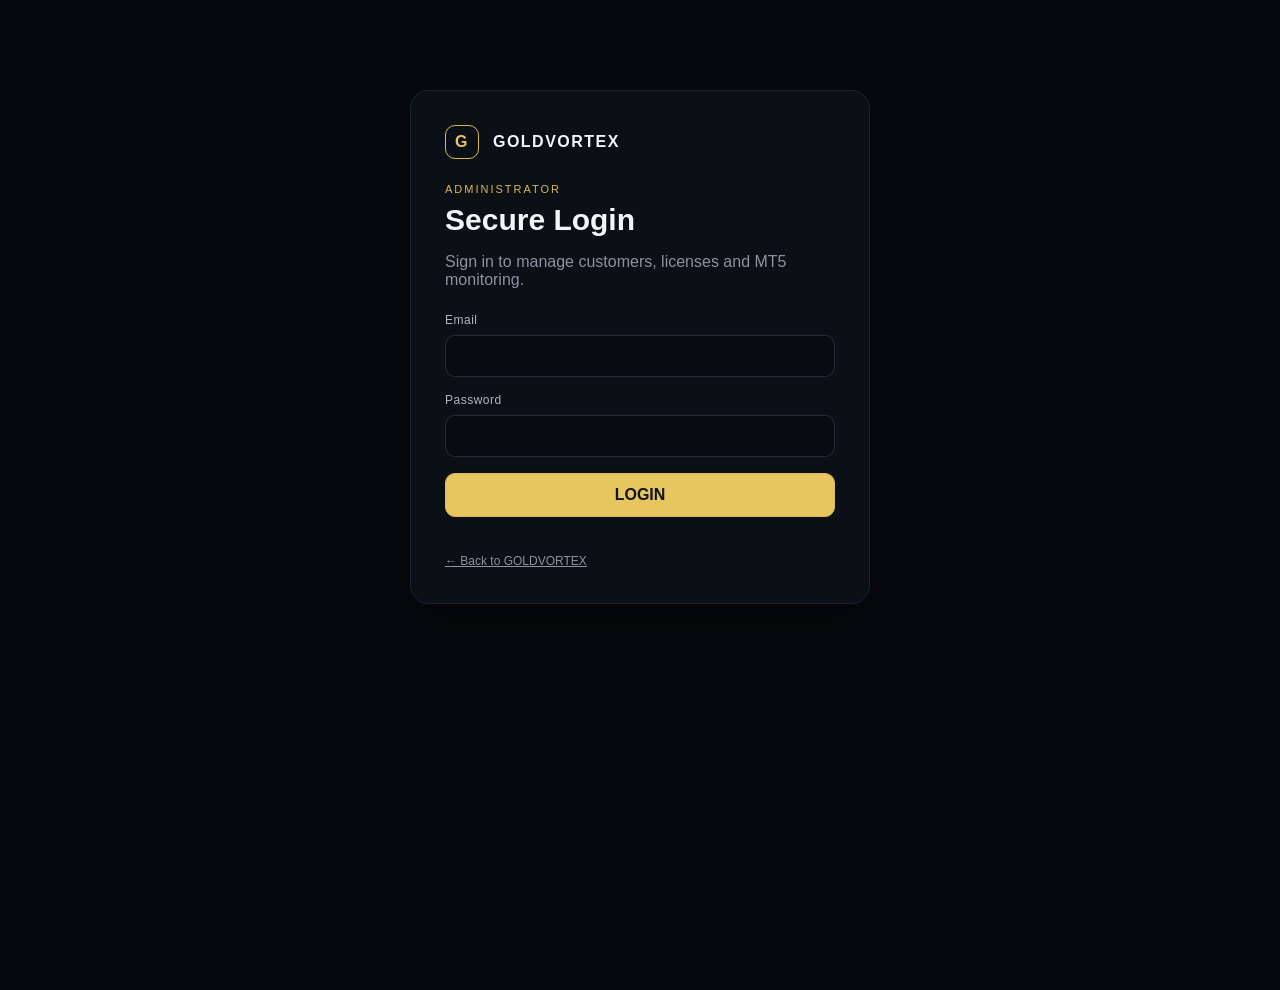
<file: admin-panel/index.html>
<!doctype html><html lang="en"><head><meta charset="utf-8"><meta name="viewport" content="width=device-width,initial-scale=1"><title>GOLDVORTEX™ Admin</title><link rel="stylesheet" href="./style.css"></head><body><div id="app"><section id="dashboardView" class="view"><header class="topbar"><div class="brand"><span>G</span> GOLDVORTEX <small>ADMIN</small></div><div class="top-actions"><span id="adminName" class="muted"></span><button id="logoutBtn" class="ghost">LOGOUT</button></div></header><main class="container"><div class="hero"><div><div class="eyebrow">ACTIVATION MANAGEMENT</div><h1>GOLDVORTEX Activations</h1><p class="muted">Customer activation, MT5 account and license information.</p></div><div class="hero-actions"><button id="refreshBtn" class="ghost">REFRESH</button></div></div><div id="stats" class="stats"></div><section class="card"><div class="section-head"><div><h2>Activation List</h2><p class="muted small">Activated customers and assigned licenses.</p></div><input id="searchBox" class="search" placeholder="Search name, email, account, license..."></div><div id="tableWrap" class="table-wrap">Loading...</div></section><section id="activationCard" class="card hidden"><div class="section-head"><div><div class="eyebrow">ACTIVATION DETAILS</div><h2 id="activationTitle">—</h2></div><button id="closeActivation" class="ghost">CLOSE</button></div><div id="activationGrid" class="detail-grid"></div></section><section class="card"><div class="section-head"><div><h2>License Management</h2><p class="muted small">Create or change license status.</p></div><button id="createLicenseBtn" class="primary">CREATE LICENSE</button></div><div id="licenseWrap" class="table-wrap">Loading...</div></section><section class="card"><div class="section-head"><div><h2>Activation Queue</h2><p class="muted small">Latest activation assignments.</p></div></div><div id="queueWrap" class="table-wrap">Loading...</div></section><section id="monitorCard" class="card hidden"><div class="section-head"><div><div class="eyebrow">MT5 MONITOR</div><h2 id="monitorTitle">—</h2><p id="monitorSubtitle" class="muted small"></p></div><button id="closeMonitor" class="ghost">CLOSE</button></div><div id="monitorGrid" class="detail-grid"></div><div id="monitorPositions" class="table-wrap"></div></section><section class="card"><div class="section-head"><div><h2>MT5 Monitor</h2><p class="muted small">Load a customer monitor by license key.</p></div></div><div class="hero-actions"><input id="monitorLicense" class="monitor-input" placeholder="GVX-XXXXXX-XXXXXXXX"><button id="loadMonitorBtn" class="primary">LOAD MONITOR</button></div></section></main></section></div><script src="./app.js"></script></body></html>
</file>
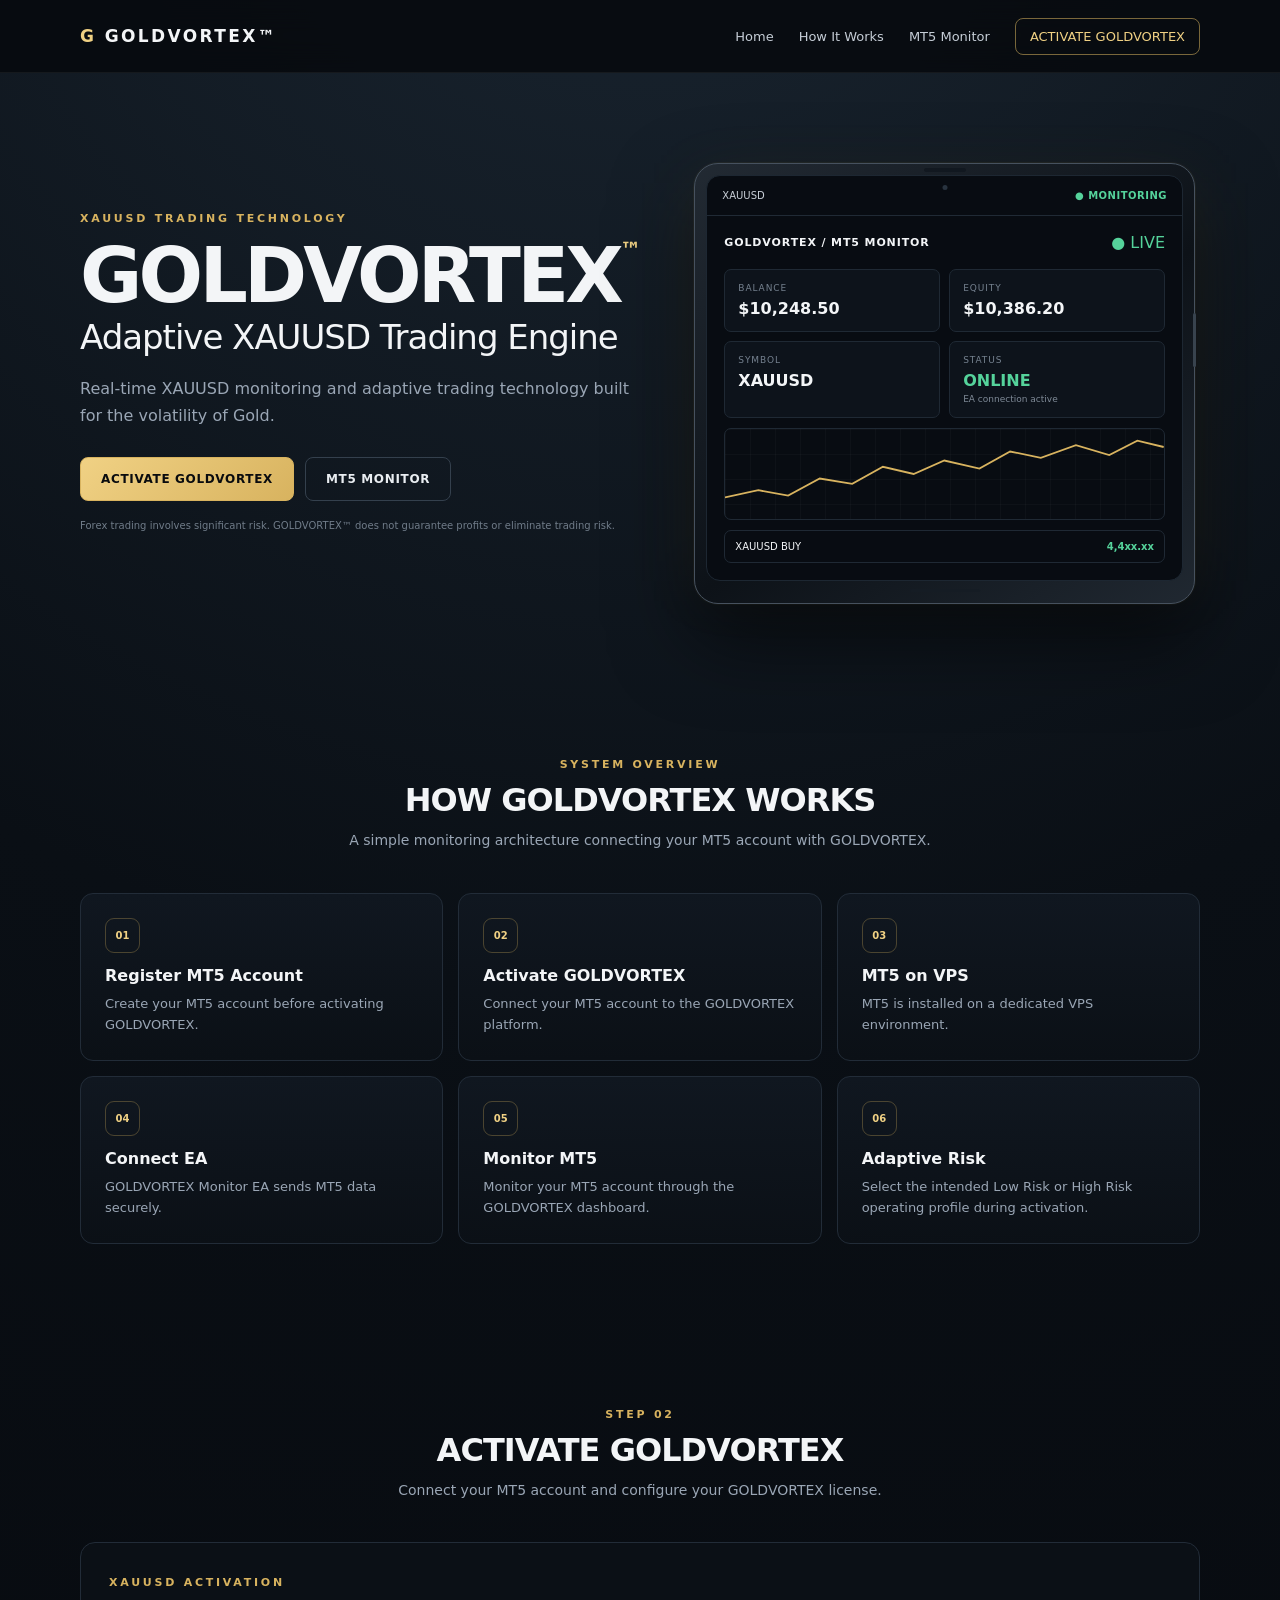
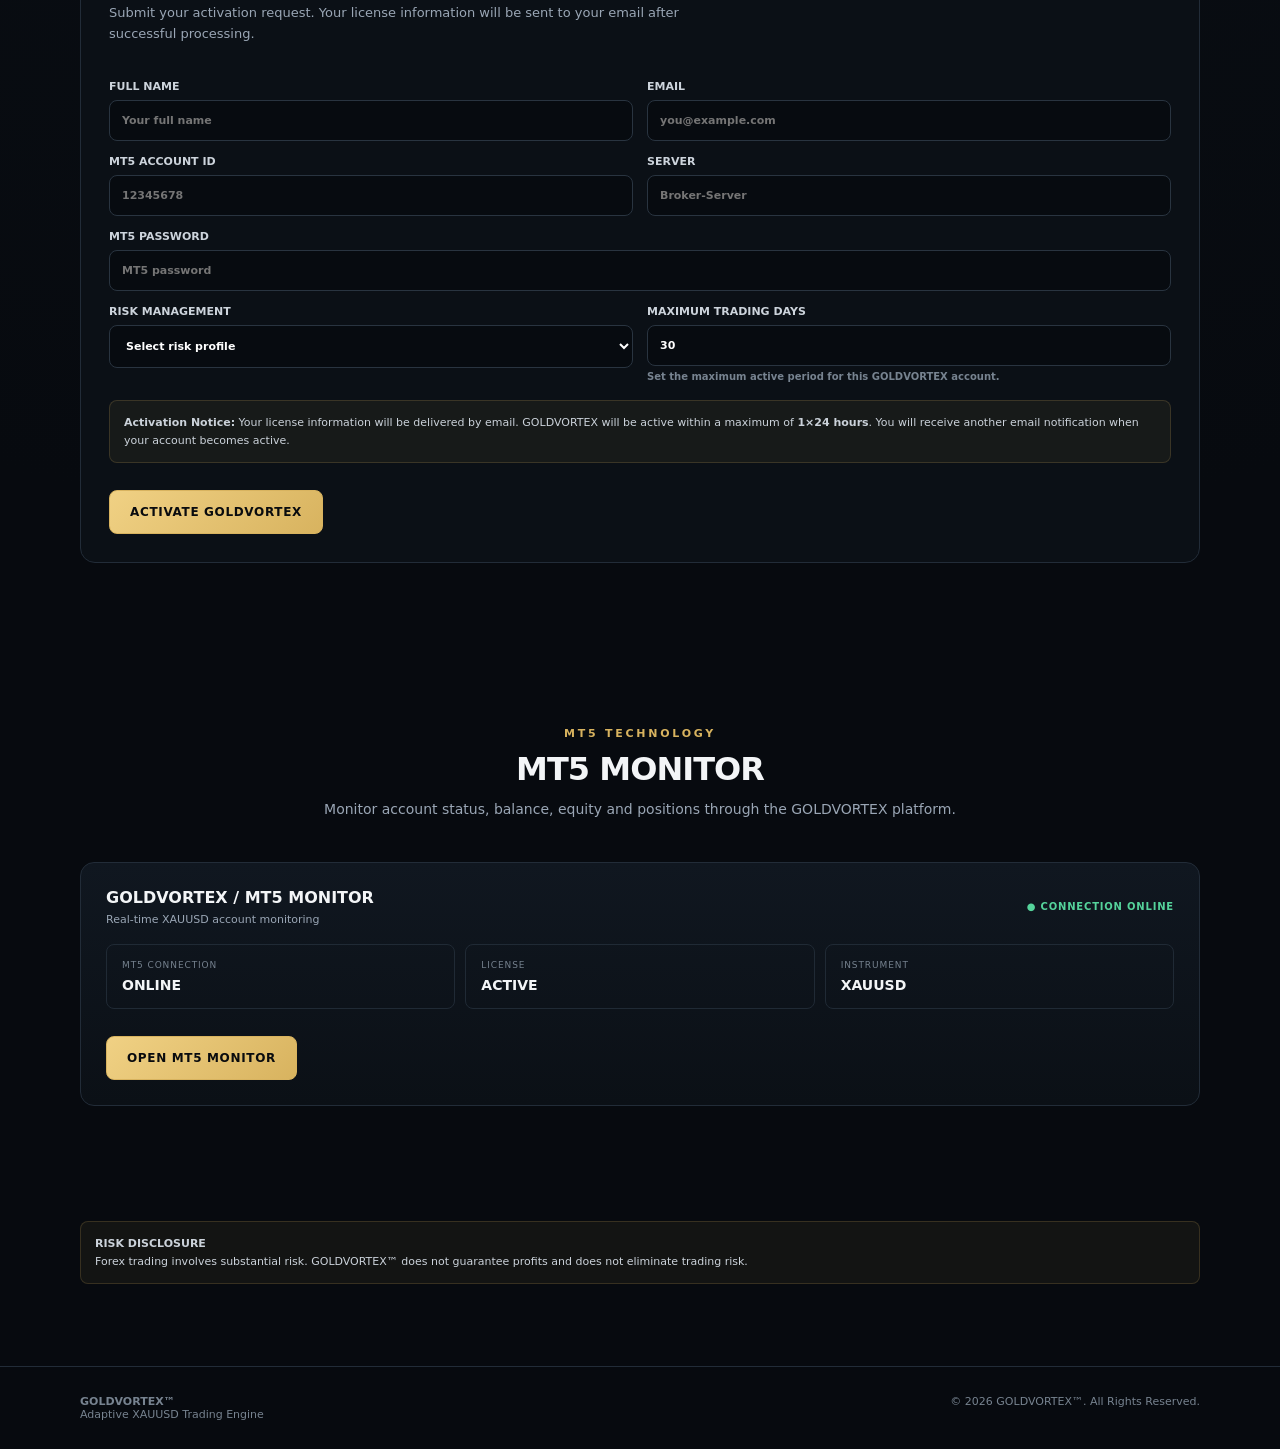
<file: frontend/index.html>
<!DOCTYPE html>
<html lang="en">
<head>
<meta charset="UTF-8">
<meta name="viewport" content="width=device-width, initial-scale=1.0">
<meta name="description" content="GOLDVORTEX™ — Adaptive XAUUSD Trading Engine. Real-time XAUUSD monitoring and adaptive trading technology built for the volatility of Gold.">
<title>GOLDVORTEX™ | Adaptive XAUUSD Trading Engine</title>
<style>
:root{
  --bg:#070a0f;
  --panel:#0c1118;
  --panel2:#101720;
  --line:#222c38;
  --text:#f3f5f7;
  --muted:#9aa6b5;
  --gold:#d8b35f;
  --gold2:#f0d184;
  --green:#55d39b;
  --red:#e87979;
}
*{box-sizing:border-box}
html{scroll-behavior:smooth}
body{
  margin:0;background:
  radial-gradient(circle at 50% -10%,#1b2733 0,#0a0f15 38%,#070a0f 72%);
  color:var(--text);
  font-family:Inter,system-ui,-apple-system,BlinkMacSystemFont,"Segoe UI",sans-serif;
}
a{text-decoration:none;color:inherit}
button,input,select{font:inherit}
button{cursor:pointer}
.container{width:min(1120px,92%);margin:auto}

/* NAV */
header{
  position:sticky;top:0;z-index:20;
  background:rgba(7,10,15,.90);
  backdrop-filter:blur(15px);
  border-bottom:1px solid rgba(255,255,255,.055)
}
.nav{height:72px;display:flex;align-items:center;justify-content:space-between}
.logo{font-weight:850;letter-spacing:.14em;font-size:17px}
.logo-mark{color:var(--gold2)}
.navlinks{display:flex;align-items:center;gap:25px}
.navlinks a{font-size:13px;color:#c6ced7}
.navlinks a:hover{color:#fff}
.nav-cta{
  padding:10px 14px;border:1px solid rgba(216,179,95,.55);
  border-radius:8px;color:var(--gold2)!important
}

/* HERO — preserves the live site's laptop/monitor concept */
.hero{padding:78px 0 72px}
.hero-grid{
  display:grid;grid-template-columns:1fr 1fr;gap:48px;align-items:center
}
.eyebrow{font-size:11px;letter-spacing:.25em;color:var(--gold);font-weight:800}
.hero h1{
  margin:15px 0 4px;font-size:clamp(48px,6vw,76px);
  line-height:.96;letter-spacing:-.05em
}
.hero h1 sup{font-size:.28em;vertical-align:top;color:var(--gold2);letter-spacing:0}
.hero h2{
  margin:0 0 18px;font-size:clamp(24px,3vw,34px);
  font-weight:500;letter-spacing:-.03em
}
.hero p{color:var(--muted);font-size:16px;line-height:1.7;max-width:590px}
.actions{display:flex;gap:11px;flex-wrap:wrap;margin-top:27px}
.btn{
  border-radius:8px;padding:14px 20px;font-size:12px;font-weight:850;
  letter-spacing:.055em;transition:.18s;border:1px solid transparent
}
.btn:hover{transform:translateY(-1px)}
.primary{
  background:linear-gradient(135deg,var(--gold2),var(--gold));color:#090b0e;
  border-color:var(--gold)
}
.secondary{background:transparent;color:#e9edf1;border-color:#34404d}
.disclosure{font-size:10px!important;line-height:1.5!important;margin-top:17px;color:#707c89!important}

/* TABLET / IPAD-STYLE HERO DEVICE */
.tablet-wrap{position:relative;padding:12px 5px 0}
.tablet-glow{
  position:absolute;inset:7% 2% 5%;filter:blur(30px);
  background:rgba(216,179,95,.11);pointer-events:none
}
.tablet{
  position:relative;width:100%;max-width:590px;margin:auto;
  padding:11px;border:1px solid #46515e;border-radius:24px;
  background:linear-gradient(145deg,#222a33,#0d1218 55%,#202831);
  box-shadow:0 34px 80px rgba(0,0,0,.58),0 0 0 1px rgba(216,179,95,.06);
}
.tablet::before{
  content:"";position:absolute;left:50%;top:4px;transform:translateX(-50%);
  width:42px;height:4px;border-radius:5px;background:#111820;opacity:.9
}
.tablet-screen{
  position:relative;border:1px solid #1d2732;border-radius:14px;
  background:#080c12;overflow:hidden;min-height:350px
}
.tablet-camera{
  position:absolute;left:50%;top:9px;transform:translateX(-50%);
  width:5px;height:5px;border-radius:50%;background:#28333f;z-index:3
}
.screen-top{
  height:40px;border-bottom:1px solid #202a35;
  display:flex;align-items:center;justify-content:space-between;padding:0 15px;
  color:#c9d0d8;font-size:10px
}
.live{color:var(--green);font-weight:800;letter-spacing:.05em}
.screen-body{padding:17px}
.screen-brand{display:flex;justify-content:space-between;align-items:center;margin-bottom:17px}
.screen-brand strong{font-size:11px;letter-spacing:.08em}
.dot{color:var(--green)}
.metrics{display:grid;grid-template-columns:1fr 1fr;gap:9px}
.metric{
  border:1px solid #1f2934;background:#0d131b;border-radius:7px;padding:13px
}
.metric span{display:block;color:#75818f;font-size:9px;letter-spacing:.1em}
.metric strong{display:block;margin-top:6px;font-size:16px}
.metric small{display:block;color:#7f8a97;margin-top:4px;font-size:9px}
.chart{
  margin-top:10px;height:92px;border:1px solid #1f2934;border-radius:7px;
  position:relative;overflow:hidden;background:
  linear-gradient(rgba(255,255,255,.025) 1px,transparent 1px),
  linear-gradient(90deg,rgba(255,255,255,.025) 1px,transparent 1px);
  background-size:25px 25px
}
.chart svg{position:absolute;inset:0;width:100%;height:100%}
.trade-row{
  margin-top:10px;border:1px solid #1f2934;border-radius:7px;
  padding:10px;display:flex;justify-content:space-between;font-size:10px
}
.buy{color:var(--green);font-weight:800}
.tablet-side{
  position:absolute;right:-2px;top:34%;width:3px;height:54px;
  border-radius:3px;background:#38434e
}
.tablet-bottom{
  height:3px;width:70px;margin:8px auto 0;border-radius:4px;background:#151c24
}
/* SECTIONS */
.section{padding:82px 0}
.section-title{text-align:center}
.section-title .eyebrow{display:block}
.section h2{font-size:32px;letter-spacing:-.03em;margin:10px 0}
.lead{max-width:660px;margin:0 auto 40px;text-align:center;color:var(--muted);line-height:1.7;font-size:14px}
.grid{display:grid;grid-template-columns:repeat(3,1fr);gap:15px}
.card{
  padding:24px;border-radius:13px;background:linear-gradient(180deg,#101720,#0b1016);
  border:1px solid var(--line)
}
.num{
  width:35px;height:35px;border-radius:9px;border:1px solid rgba(216,179,95,.3);
  display:grid;place-items:center;color:var(--gold2);font-size:10px;font-weight:800
}
.card h3{font-size:16px;margin:13px 0 8px}
.card p{color:var(--muted);font-size:13px;line-height:1.65;margin:0}

/* ACTIVATION */
.activation-shell{
  border:1px solid var(--line);border-radius:15px;background:#0b1016;
  padding:28px
}
.activation-top{display:flex;justify-content:space-between;gap:25px;align-items:flex-end}
.activation-top p{color:var(--muted);font-size:13px;line-height:1.6;max-width:620px}
.form-grid{display:grid;grid-template-columns:1fr 1fr;gap:14px;margin-top:22px}
label{font-size:11px;font-weight:800;color:#cdd4dc}
input,select{
  width:100%;margin-top:7px;padding:13px 12px;
  border-radius:8px;border:1px solid #293440;background:#070b10;color:#fff;outline:none
}
input:focus,select:focus{border-color:var(--gold);box-shadow:0 0 0 2px rgba(216,179,95,.08)}
.full{grid-column:1/-1}
.help{color:#778390;font-size:10px;margin-top:5px}
.notice{
  margin-top:18px;padding:13px 14px;border-radius:8px;
  background:rgba(216,179,95,.06);border:1px solid rgba(216,179,95,.18);
  color:#cbd2da;font-size:11px;line-height:1.6
}
.status{display:none;margin-top:15px;padding:12px;border-radius:8px;font-size:12px}
.status.show{display:block}
.status.err{color:#f0aaaa;background:rgba(232,121,121,.08);border:1px solid rgba(232,121,121,.22)}
.status.ok{color:#a2e8c4;background:rgba(85,211,155,.08);border:1px solid rgba(85,211,155,.22)}
.result{display:none;margin-top:20px}
.result.show{display:block}
.license{
  margin-top:8px;padding:14px;border:1px dashed rgba(216,179,95,.4);
  border-radius:8px;background:#070b10;color:var(--gold2);
  font:600 17px ui-monospace,SFMono-Regular,Menlo,monospace
}

/* MONITOR */
.monitor-card{
  border:1px solid var(--line);border-radius:14px;padding:25px;
  background:linear-gradient(180deg,#101720,#0b1016)
}
.monitor-head{display:flex;justify-content:space-between;align-items:center;gap:20px}
.status-online{color:var(--green);font-size:10px;font-weight:800;letter-spacing:.08em}
.monitor-grid{display:grid;grid-template-columns:repeat(3,1fr);gap:10px;margin-top:18px}
.monitor-item{padding:15px;border:1px solid #202a35;border-radius:8px}
.monitor-item span{display:block;color:#75818e;font-size:9px;letter-spacing:.1em}
.monitor-item strong{display:block;margin-top:7px;font-size:14px}
footer{border-top:1px solid var(--line);padding:28px 0;color:#778390;font-size:11px}
.footer-row{display:flex;justify-content:space-between;gap:20px}

@media(max-width:820px){
  .navlinks a:not(.nav-cta){display:none}
  .hero-grid{grid-template-columns:1fr;gap:45px}
  .hero{padding-top:58px}
  .grid{grid-template-columns:1fr}
  .form-grid{grid-template-columns:1fr}
  .full{grid-column:auto}
  .activation-top{display:block}
  .monitor-grid{grid-template-columns:1fr 1fr}
}
@media(max-width:520px){
  .monitor-grid{grid-template-columns:1fr}
  .tablet{border-radius:18px;padding:8px}
  .tablet-screen{min-height:300px;border-radius:11px}
  .hero h1{font-size:52px}
}
</style>
</head>
<body>

<header>
  <div class="container nav">
    <a href="#" class="logo"><span class="logo-mark">G</span> GOLDVORTEX™</a>
    <nav class="navlinks">
      <a href="#home">Home</a>
      <a href="#how">How It Works</a>
      <a href="#monitor">MT5 Monitor</a>
      <a href="#activate" class="nav-cta">ACTIVATE GOLDVORTEX</a>
    </nav>
  </div>
</header>

<main>
<section class="hero" id="home">
  <div class="container hero-grid">
    <div>
      <div class="eyebrow">XAUUSD TRADING TECHNOLOGY</div>
      <h1>GOLDVORTEX<sup>™</sup></h1>
      <h2>Adaptive XAUUSD Trading Engine</h2>
      <p>Real-time XAUUSD monitoring and adaptive trading technology built for the volatility of Gold.</p>
      <div class="actions">
        <a class="btn primary" href="#activate">ACTIVATE GOLDVORTEX</a>
        <a class="btn secondary" href="#monitor">MT5 MONITOR</a>
      </div>
      <p class="disclosure">Forex trading involves significant risk. GOLDVORTEX™ does not guarantee profits or eliminate trading risk.</p>
    </div>

    <div class="tablet-wrap" aria-label="GOLDVORTEX MT5 Monitor tablet preview">
      <div class="tablet-glow"></div>
      <div class="tablet">
        <div class="tablet-side"></div>
        <div class="tablet-screen">
          <div class="tablet-camera"></div>
          <div class="screen-top">
            <span>XAUUSD</span>
            <span class="live">● MONITORING</span>
          </div>
          <div class="screen-body">
            <div class="screen-brand">
              <strong>GOLDVORTEX / MT5 MONITOR</strong>
              <span class="dot">● LIVE</span>
            </div>
            <div class="metrics">
              <div class="metric"><span>BALANCE</span><strong>$10,248.50</strong></div>
              <div class="metric"><span>EQUITY</span><strong>$10,386.20</strong></div>
              <div class="metric"><span>SYMBOL</span><strong>XAUUSD</strong></div>
              <div class="metric"><span>STATUS</span><strong class="buy">ONLINE</strong><small>EA connection active</small></div>
            </div>
            <div class="chart">
              <svg viewBox="0 0 500 100" preserveAspectRatio="none" aria-hidden="true">
                <polyline points="0,76 38,68 72,74 108,55 145,61 180,42 215,50 250,35 290,44 325,25 360,32 400,18 438,29 470,13 500,20" fill="none" stroke="#d8b35f" stroke-width="2"/>
              </svg>
            </div>
            <div class="trade-row">
              <span>XAUUSD BUY</span>
              <span class="buy">4,4xx.xx</span>
            </div>
          </div>
        </div>
        <div class="tablet-bottom"></div>
      </div>
    </div>    </div>
  </div>
</section>

<section class="section" id="how">
  <div class="container">
    <div class="section-title">
      <span class="eyebrow">SYSTEM OVERVIEW</span>
      <h2>HOW GOLDVORTEX WORKS</h2>
      <p class="lead">A simple monitoring architecture connecting your MT5 account with GOLDVORTEX.</p>
    </div>
    <div class="grid">
      <article class="card"><div class="num">01</div><h3>Register MT5 Account</h3><p>Create your MT5 account before activating GOLDVORTEX.</p></article>
      <article class="card"><div class="num">02</div><h3>Activate GOLDVORTEX</h3><p>Connect your MT5 account to the GOLDVORTEX platform.</p></article>
      <article class="card"><div class="num">03</div><h3>MT5 on VPS</h3><p>MT5 is installed on a dedicated VPS environment.</p></article>
      <article class="card"><div class="num">04</div><h3>Connect EA</h3><p>GOLDVORTEX Monitor EA sends MT5 data securely.</p></article>
      <article class="card"><div class="num">05</div><h3>Monitor MT5</h3><p>Monitor your MT5 account through the GOLDVORTEX dashboard.</p></article>
      <article class="card"><div class="num">06</div><h3>Adaptive Risk</h3><p>Select the intended Low Risk or High Risk operating profile during activation.</p></article>
    </div>
  </div>
</section>

<section class="section" id="activate">
  <div class="container">
    <div class="section-title">
      <span class="eyebrow">STEP 02</span>
      <h2>ACTIVATE GOLDVORTEX</h2>
      <p class="lead">Connect your MT5 account and configure your GOLDVORTEX license.</p>
    </div>

    <div class="activation-shell">
      <div class="activation-top">
        <div>
          <span class="eyebrow">XAUUSD ACTIVATION</span>
          <p>Submit your activation request. Your license information will be sent to your email after successful processing.</p>
        </div>
      </div>

      <form id="activationForm">
        <div class="form-grid">
          <label>FULL NAME
            <input id="name" name="name" placeholder="Your full name" required>
          </label>
          <label>EMAIL
            <input id="email" name="email" type="email" placeholder="you@example.com" required>
          </label>
          <label>MT5 ACCOUNT ID
            <input id="mt5_account" name="mt5_account" placeholder="12345678" required>
          </label>
          <label>SERVER
            <input id="broker" name="broker" placeholder="Broker-Server" required>
          </label>
          <label class="full">MT5 PASSWORD
            <input id="mt5_password" name="mt5_password" type="password" placeholder="MT5 password" required>
          </label>
          <label>RISK MANAGEMENT
            <select id="risk_management" name="risk_management" required>
              <option value="">Select risk profile</option>
              <option value="LOW RISK">LOW RISK</option>
              <option value="HIGH RISK">HIGH RISK</option>
            </select>
          </label>
          <label>MAXIMUM TRADING DAYS
            <input id="trading_days" name="trading_days" type="number" min="1" max="3650" value="30" required>
            <div class="help">Set the maximum active period for this GOLDVORTEX account.</div>
          </label>
        </div>

        <div class="notice">
          <strong>Activation Notice:</strong> Your license information will be delivered by email.
          GOLDVORTEX will be active within a maximum of <strong>1×24 hours</strong>.
          You will receive another email notification when your account becomes active.
        </div>

        <div class="actions">
          <button class="btn primary" type="submit" id="submitActivation">ACTIVATE GOLDVORTEX</button>
        </div>
        <div id="activationStatus" class="status"></div>
      </form>

      <div id="activationResult" class="result">
        <div class="notice">
          <strong>Activation Request Received</strong><br>
          Your request has been received successfully. Please check your email for your GOLDVORTEX license.
        </div>
        <div class="help">LICENSE KEY</div>
        <div class="license" id="licenseKey">Check your email</div>
        <div class="actions" style="margin-top:14px"><a class="btn primary" href="customer_login.html">OPEN CUSTOMER LOGIN</a></div>
      </div>
    </div>
  </div>
</section>

<section class="section" id="monitor">
  <div class="container">
    <div class="section-title">
      <span class="eyebrow">MT5 TECHNOLOGY</span>
      <h2>MT5 MONITOR</h2>
      <p class="lead">Monitor account status, balance, equity and positions through the GOLDVORTEX platform.</p>
    </div>
    <div class="monitor-card">
      <div class="monitor-head">
        <div>
          <strong>GOLDVORTEX / MT5 MONITOR</strong>
          <div style="color:var(--muted);font-size:11px;margin-top:6px">Real-time XAUUSD account monitoring</div>
        </div>
        <span class="status-online">● CONNECTION ONLINE</span>
      </div>
      <div class="monitor-grid">
        <div class="monitor-item"><span>MT5 CONNECTION</span><strong>ONLINE</strong></div>
        <div class="monitor-item"><span>LICENSE</span><strong>ACTIVE</strong></div>
        <div class="monitor-item"><span>INSTRUMENT</span><strong>XAUUSD</strong></div>
      </div>
      <div class="actions">
        <a class="btn primary" href="customer_login.html">OPEN MT5 MONITOR</a>
      </div>
    </div>
  </div>
</section>

<section class="section" style="padding-top:15px">
  <div class="container">
    <div class="notice">
      <strong>RISK DISCLOSURE</strong><br>
      Forex trading involves substantial risk. GOLDVORTEX™ does not guarantee profits and does not eliminate trading risk.
    </div>
  </div>
</section>
</main>

<footer>
  <div class="container footer-row">
    <div><strong>GOLDVORTEX™</strong><br>Adaptive XAUUSD Trading Engine</div>
    <div>© 2026 GOLDVORTEX™. All Rights Reserved.</div>
  </div>
</footer>

<script>
const API_BASE="/api";
const form=document.getElementById("activationForm");
const statusBox=document.getElementById("activationStatus");
const resultBox=document.getElementById("activationResult");
const submitButton=document.getElementById("submitActivation");

function setStatus(message,type){
  statusBox.textContent=message;
  statusBox.className="status show "+type;
}

function errorMessage(code){
  const map={
    FULL_NAME_REQUIRED:"Please enter your full name.",
    EMAIL_REQUIRED:"Please enter your email address.",
    MT5_ACCOUNT_REQUIRED:"Please enter your MT5 account ID.",
    BROKER_REQUIRED:"Please enter your broker/server.",
    MT5_PASSWORD_REQUIRED:"Please enter your MT5 password.",
    INVALID_TRADING_DAYS:"Trading days must be between 1 and 3650.",
    MT5_ACCOUNT_ALREADY_REGISTERED:"This MT5 account is already registered.",
    MT5_ACCOUNT_LICENSE_EXPIRED:"The existing license for this MT5 account has expired.",
    BROKER_MISMATCH:"The broker/server does not match the license configuration.",
    LICENSE_EXPIRED:"This license has expired.",
    LICENSE_NOT_ACTIVE:"This license is not active."
  };
  return map[code]||code||"Activation could not be completed. Please try again.";
}

form.addEventListener("submit",async(e)=>{
  e.preventDefault();
  statusBox.className="status";
  submitButton.disabled=true;
  submitButton.textContent="PROCESSING...";

  const payload={
    name:document.getElementById("name").value.trim(),
    email:document.getElementById("email").value.trim().toLowerCase(),
    mt5_account:document.getElementById("mt5_account").value.trim(),
    broker:document.getElementById("broker").value.trim(),
    mt5_password:document.getElementById("mt5_password").value,
    trading_days:Number(document.getElementById("trading_days").value),
    risk_management:document.getElementById("risk_management").value
  };

  try{
    const response=await fetch(API_BASE+"/activate-account",{
      method:"POST",
      headers:{"Content-Type":"application/json"},
      body:JSON.stringify(payload)
    });
    const data=await response.json().catch(()=>({}));

    if(!response.ok || !data.success){
      throw new Error(errorMessage(data.error));
    }

    form.style.display="none";
    resultBox.classList.add("show");
    document.getElementById("licenseKey").textContent=
      data.license && data.license.license_key
      ? data.license.license_key
      : "Check your email";
    resultBox.scrollIntoView({behavior:"smooth",block:"center"});
  }catch(err){
    setStatus(err.message||"Activation failed.","err");
  }finally{
    submitButton.disabled=false;
    submitButton.textContent="ACTIVATE GOLDVORTEX";
  }
});
</script>
</body>
</html>
</file>
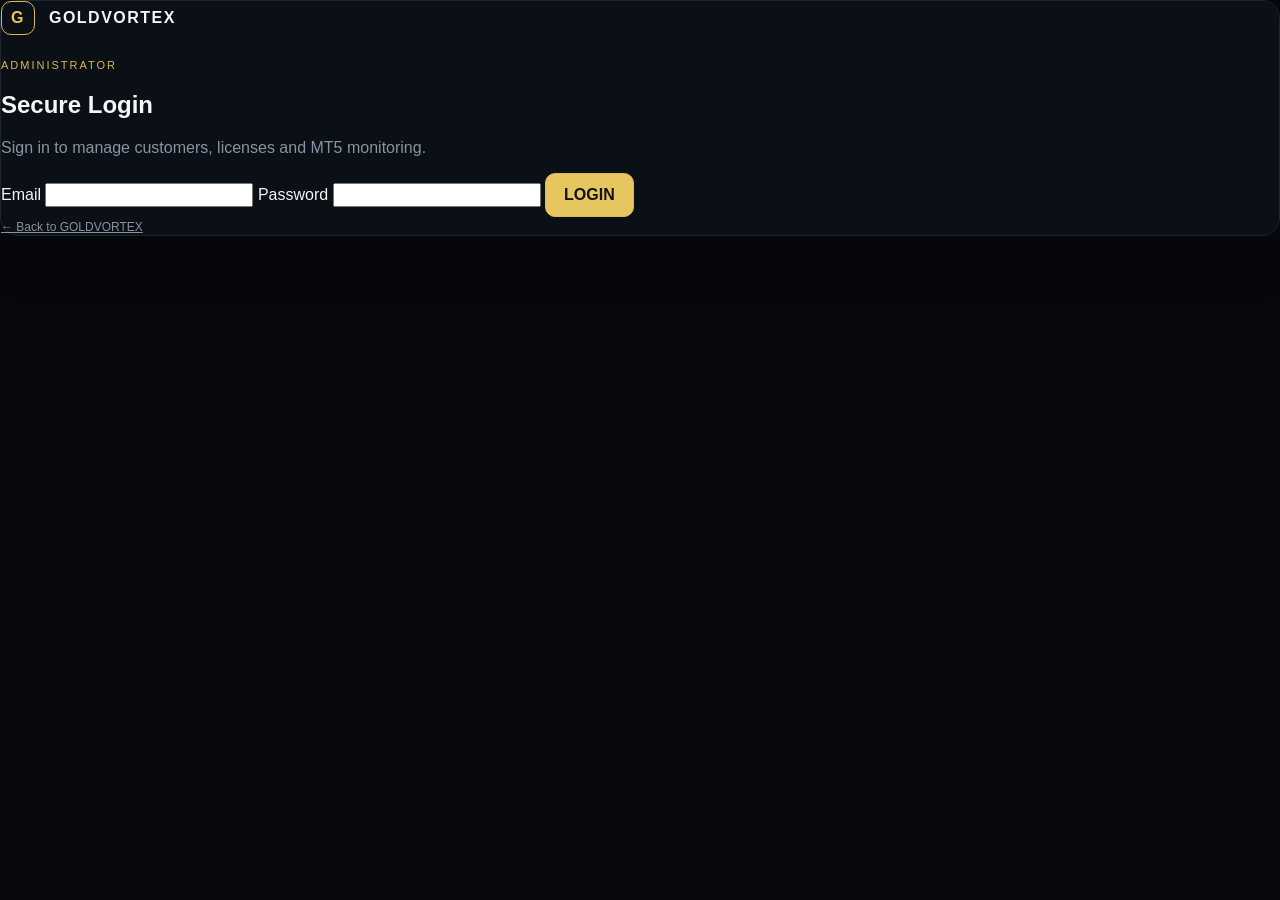
<file: frontend/admin-panel/index.html>
<!doctype html>
<html lang="en"><head><meta charset="utf-8"><meta name="viewport" content="width=device-width,initial-scale=1"><title>GOLDVORTEX™ Admin</title><link rel="stylesheet" href="./style.css"></head>
<body><section class="view"><header class="topbar"><div class="brand"><span>G</span> GOLDVORTEX <small>ADMIN</small></div><div class="top-actions"><span id="adminName" class="muted"></span><button id="logoutBtn" class="ghost">LOGOUT</button></div></header><main class="container">
<div class="hero"><div><div class="eyebrow">ACTIVATION MANAGEMENT</div><h1>GOLDVORTEX Activations</h1><p class="muted">Customer activation, MT5 account and license information.</p></div><button id="refreshBtn" class="ghost">REFRESH</button></div>
<div id="stats" class="stats"></div>
<section class="card"><div class="section-head"><div><h2>Activation List</h2><p class="muted small">Activated customers and assigned licenses.</p></div><input id="searchBox" class="search" placeholder="Search name, email, account, license..."></div><div id="tableWrap" class="table-wrap">Loading...</div></section>
<section id="detailCard" class="card hidden"><div class="section-head"><div><div class="eyebrow">ACTIVATION DETAILS</div><h2 id="detailTitle">—</h2></div><button id="closeDetail" class="ghost">CLOSE</button></div><div id="detailGrid" class="detail-grid"></div><div class="credential-card"><div class="credential-head"><div><div class="eyebrow credential-eyebrow">MT5 CREDENTIAL</div><h3>MT5 Password</h3></div><span class="credential-state">HIDDEN</span></div><div class="credential-row"><div id="passwordMask" class="password-value">••••••••••••</div><div class="credential-actions"><button id="revealPasswordBtn" class="viewbtn" disabled>REVEAL</button><button id="copyPasswordBtn" class="viewbtn" disabled>COPY</button></div></div><div id="credentialMessage" class="small muted">Password is hidden by default. Secure Admin credential retrieval will be connected separately.</div></div></section>
<section class="card"><div class="section-head"><div><h2>License Management</h2><p class="muted small">Create or change license status.</p></div><button id="createLicenseBtn" class="primary">CREATE LICENSE</button></div><div id="licenseWrap" class="table-wrap">Loading...</div></section>
<section class="card"><div class="section-head"><div><h2>Activation Queue</h2><p class="muted small">Latest activation assignments.</p></div></div><div id="queueWrap" class="table-wrap">Loading...</div></section>
</main></section><script src="./app.js"></script></body></html>
</file>
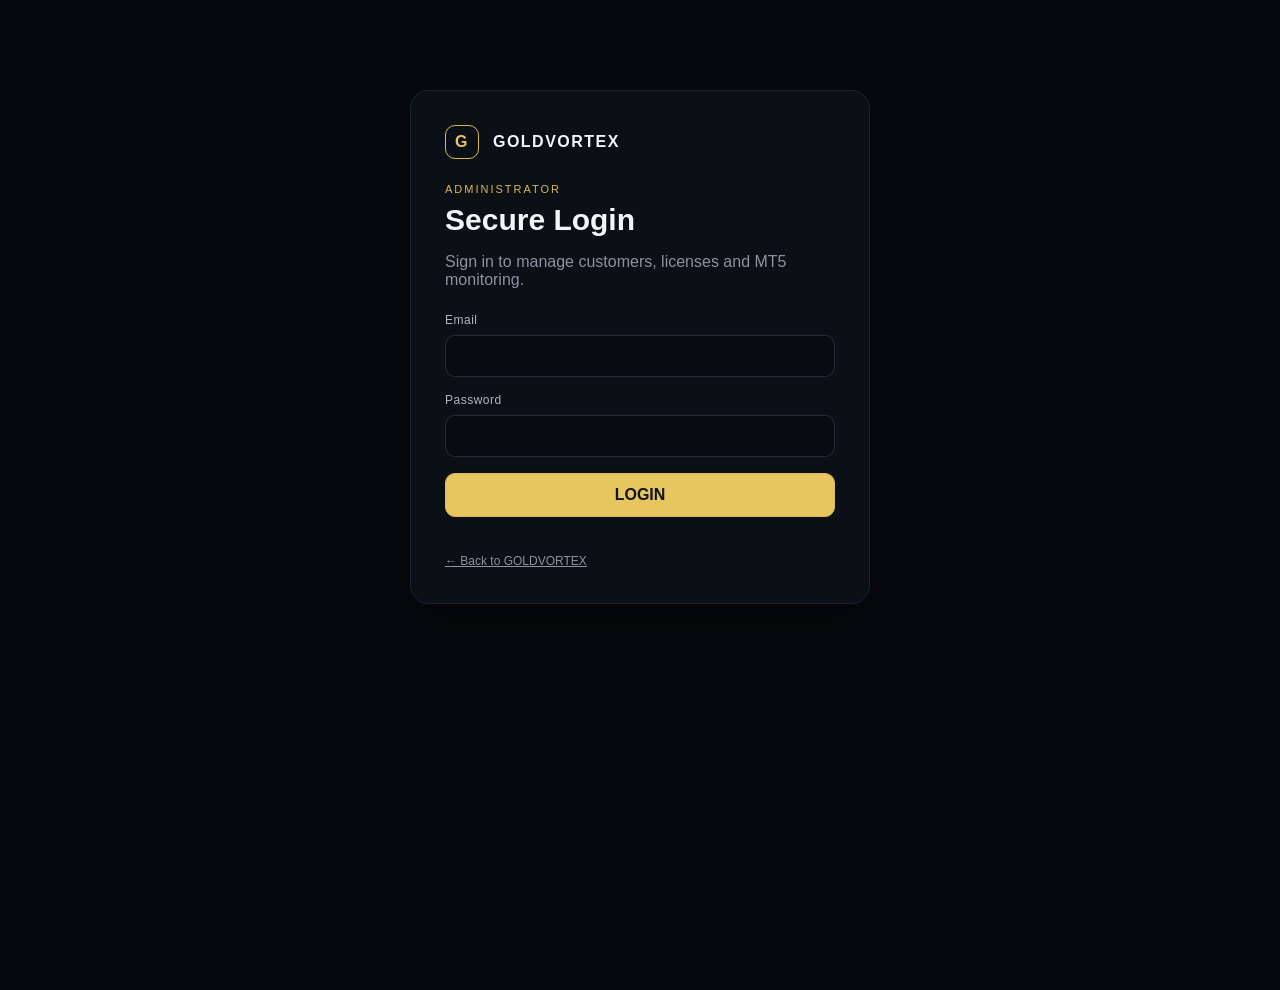
<file: admin-panel/login.html>
<!doctype html>
<html lang="en">
<head>
<meta charset="utf-8"><meta name="viewport" content="width=device-width,initial-scale=1">
<title>GOLDVORTEX™ Admin Login</title><link rel="stylesheet" href="./style.css">
</head>
<body>
<section class="view"><div class="card login-card">
<div class="brand"><span>G</span> GOLDVORTEX</div>
<div class="eyebrow">ADMINISTRATOR</div>
<h1>Secure Login</h1>
<p class="muted">Sign in to manage customers, licenses and MT5 monitoring.</p>
<form id="loginForm">
<label>Email<input id="email" type="email" required autocomplete="username"></label>
<label>Password<input id="password" type="password" required autocomplete="current-password"></label>
<button class="primary" type="submit">LOGIN</button>
<div id="msg" class="msg"></div>
</form>
<a href="../index.html" class="muted small">← Back to GOLDVORTEX</a>
</div></section>
<script>
const form=document.getElementById('loginForm'),emailInput=document.getElementById('email'),passwordInput=document.getElementById('password'),msg=document.getElementById('msg');
form.addEventListener('submit',async e=>{
  e.preventDefault();
  const b=e.submitter;b.disabled=true;b.textContent='SIGNING IN...';msg.textContent='';msg.className='msg';
  try{
    const r=await fetch('/api/login',{method:'POST',headers:{'Content-Type':'application/json','Accept':'application/json'},body:JSON.stringify({email:emailInput.value.trim().toLowerCase(),password:passwordInput.value}),cache:'no-store'});
    const raw=await r.text();let d=null;try{d=raw?JSON.parse(raw):null}catch(_){}
    if(!d)throw new Error(r.ok?'API returned an empty or invalid response.':`API_ERROR_${r.status}`);
    if(!r.ok||!d.success)throw new Error(d.error||d.message||`LOGIN_FAILED_${r.status}`);
    if(!d.token)throw new Error('LOGIN_TOKEN_MISSING');
    localStorage.setItem('gvx_admin_session',d.token);localStorage.setItem('gvx_admin_user',JSON.stringify(d.user||{}));location.replace('index.html');
  }catch(err){msg.textContent=err.message||'LOGIN_FAILED';msg.className='msg error'}
  finally{b.disabled=false;b.textContent='LOGIN'}
});
</script>
</body></html>
</file>
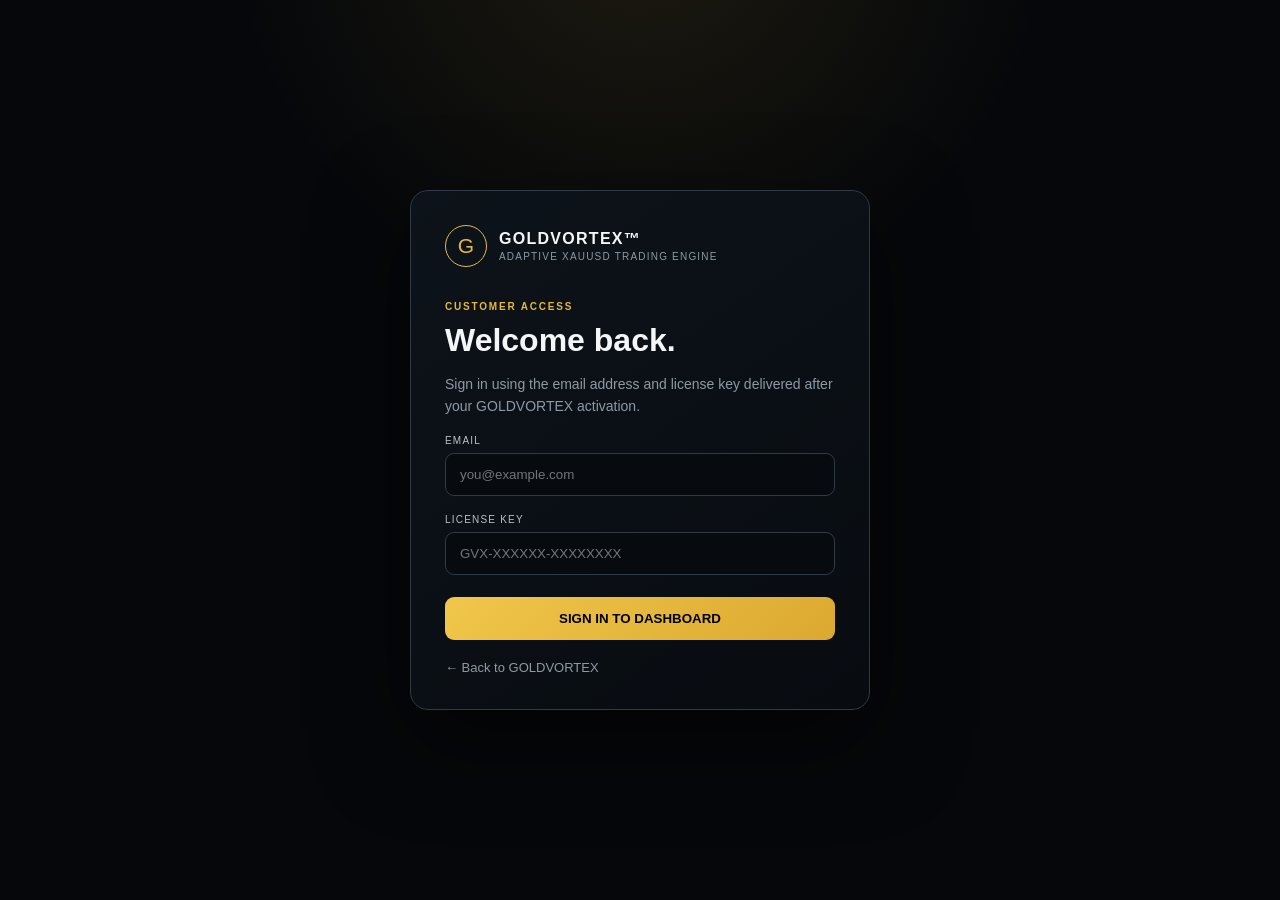
<file: frontend/customer_login.html>
<!doctype html>
<html lang="en">
<head>
<meta charset="utf-8"><meta name="viewport" content="width=device-width,initial-scale=1">
<title>GOLDVORTEX™ — Customer Login</title>
<style>
:root{--bg:#05070a;--panel:#0b1016;--line:#26303b;--gold:#e4b93f;--text:#f4f6f8;--muted:#8e99a6;--danger:#ff6b6b}*{box-sizing:border-box}body{margin:0;background:radial-gradient(circle at 50% -10%,rgba(228,185,63,.11),transparent 35%),var(--bg);color:var(--text);font-family:Inter,Arial,sans-serif;min-height:100vh;display:grid;place-items:center;padding:24px}.card{width:min(460px,100%);background:linear-gradient(145deg,#0d131a,#080c11);border:1px solid #303944;border-radius:18px;padding:34px;box-shadow:0 30px 90px rgba(0,0,0,.5)}.brand{display:flex;align-items:center;gap:12px;margin-bottom:34px}.mark{width:42px;height:42px;border:1px solid var(--gold);border-radius:50%;display:grid;place-items:center;color:var(--gold);font-size:21px}.brand b{letter-spacing:.08em}.brand small{display:block;color:var(--muted);font-size:10px;letter-spacing:.12em;margin-top:3px}.eyebrow{color:var(--gold);font-size:10px;letter-spacing:.18em;font-weight:700}h1{font-size:32px;margin:10px 0 8px}.intro{color:var(--muted);line-height:1.6;font-size:14px}.field{margin-top:18px}.field label{display:block;font-size:10px;letter-spacing:.12em;color:#b6c0ca;margin-bottom:7px}.field input{width:100%;background:#070b10;border:1px solid #303a45;color:#fff;border-radius:9px;padding:13px 14px;outline:none}.field input:focus{border-color:var(--gold);box-shadow:0 0 0 3px rgba(228,185,63,.08)}button{width:100%;margin-top:22px;border:0;border-radius:9px;background:linear-gradient(135deg,#f0c64b,#dca92f);padding:14px;font-weight:800;cursor:pointer}.msg{display:none;margin-top:14px;padding:11px;border-radius:8px;font-size:13px}.msg.show{display:block;background:#111820;border:1px solid #28333e}.msg.error{display:block;color:#ff8585;border-color:#6b3030}.back{display:block;margin-top:20px;color:var(--muted);text-decoration:none;font-size:13px}.back:hover{color:#fff}
</style>
</head><body>
<main class="card">
  <div class="brand"><div class="mark">G</div><div><b>GOLDVORTEX™</b><small>ADAPTIVE XAUUSD TRADING ENGINE</small></div></div>
  <div class="eyebrow">CUSTOMER ACCESS</div><h1>Welcome back.</h1>
  <p class="intro">Sign in using the email address and license key delivered after your GOLDVORTEX activation.</p>
  <form id="loginForm">
    <div class="field"><label>EMAIL</label><input id="email" type="email" autocomplete="email" required placeholder="you@example.com"></div>
    <div class="field"><label>LICENSE KEY</label><input id="license" required autocomplete="off" placeholder="GVX-XXXXXX-XXXXXXXX"></div>
    <button id="submit" type="submit">SIGN IN TO DASHBOARD</button>
    <div id="message" class="msg"></div>
  </form>
  <a class="back" href="index.html">← Back to GOLDVORTEX</a>
</main>
<script>
const form=document.getElementById('loginForm'),msg=document.getElementById('message'),btn=document.getElementById('submit');
const show=(text,error=false)=>{msg.textContent=text;msg.className='msg show'+(error?' error':'')};
form.addEventListener('submit',async e=>{e.preventDefault();btn.disabled=true;btn.textContent='AUTHENTICATING...';msg.className='msg';
 try{const email=document.getElementById('email').value.trim().toLowerCase(),license=document.getElementById('license').value.trim();
 const r=await fetch('/api/login',{method:'POST',headers:{'Content-Type':'application/json'},body:JSON.stringify({email,license_key:license})});
 const d=await r.json();if(!r.ok||!d.success)throw new Error(d.error||'LOGIN_FAILED');
 localStorage.setItem('gvx_customer_session',d.token);localStorage.setItem('gvx_customer_license',d.license_key||license);location.href='dashboard.html';
 }catch(err){show(err.message||'Unable to sign in.',true)}finally{btn.disabled=false;btn.textContent='SIGN IN TO DASHBOARD'}});
</script></body></html>
</file>
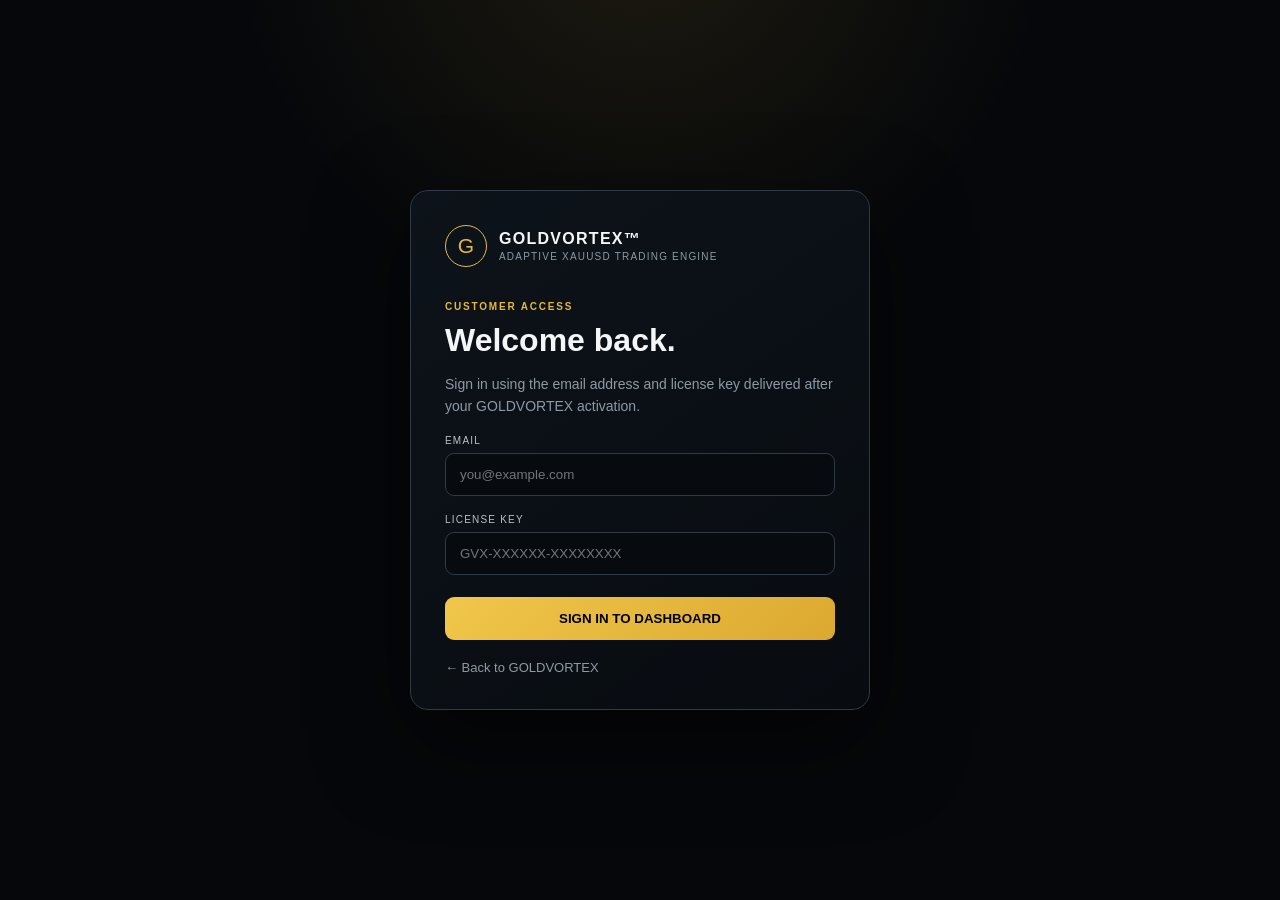
<file: frontend/dashboard.html>
<!doctype html><html lang="en"><head><meta charset="utf-8"><meta name="viewport" content="width=device-width,initial-scale=1"><title>GOLDVORTEX™ — Dashboard</title><link rel="stylesheet" href="dashboard.css"></head><body><div class="app"><aside><div class="brand"><b>G</b><span><strong>GOLDVORTEX™</strong><small>MT5 MONITOR</small></span></div><nav><a class="active" href="#">Dashboard</a><a href="#account">My Account</a><a href="#license">License</a><a href="#notifications">Notifications</a></nav><div class="side-status"><i></i> System Online</div></aside><main><header><div><small>CLIENT DASHBOARD</small><h1>MT5 Monitoring</h1></div><div class="user"><span>U</span><b id="userName">User</b><button id="logoutBtn" type="button">LOGOUT</button></div></header><div class="status"><div><i></i><b id="monitorStatus">ONLINE</b> Monitor EA</div><div>Last update: <b id="lastUpdate">Waiting...</b></div></div><section id="account" class="panel account"><div><small>MT5 ACCOUNT</small><h2 id="accountLogin">Waiting for MT5 data...</h2><p>Server: <b id="server">—</b> &nbsp; Account ID: <b id="accountId">—</b></p></div><em>● CONNECTED</em></section><section class="metrics"><article><small>BALANCE</small><b id="balance">$0.00</b></article><article><small>EQUITY</small><b id="equity">$0.00</b></article><article><small>FLOATING P/L</small><b id="profit">$0.00</b></article><article><small>SWAP</small><b id="swap">$0.00</b></article><article><small>MARGIN</small><b id="margin">$0.00</b></article><article><small>FREE MARGIN</small><b id="freeMargin">$0.00</b></article><article><small>MARGIN LEVEL</small><b id="marginLevel">0.00%</b></article></section><section class="cols"><article id="license" class="panel card"><div class="head"><div><small>LICENSE</small><h3 id="licenseStatus">VALID</h3></div><label id="licenseBadge">ACTIVE</label></div><div class="details"><div>License Key<b id="licenseKey">—</b></div><div>Expiry<b id="expiresAt">—</b></div><div>Remaining<b id="remaining">—</b></div></div></article><article class="panel card"><div class="head"><div><small>EA PROTECTION</small><h3>LICENSE LOCK</h3></div><label>PROTECTED</label></div><p>License Lock is monitored by the GOLDVORTEX Monitor EA. License expiry triggers the configured emergency protection.</p></article></section><section class="panel card" id="monitorAccess"><button id="resendLicense" type="button" style="float:right">RESEND LICENSE EMAIL</button><div class="head"><div><small>MT5 MONITOR ACCESS</small><h3>MONITOR IDENTITY</h3></div><label>SECURE</label></div><p>Your active GOLDVORTEX Monitor v5.15 EA authenticates using the assigned license key + MT5 account. A monitor token is retained for future secure EA versions; it is not required by v5.15.</p><div style="display:flex;gap:10px"><input id="monitorToken" readonly value="Loading…" style="flex:1;background:#070b10;border:1px solid #303a45;color:#fff;border-radius:8px;padding:11px"><button id="copyMonitorToken" type="button">COPY</button></div></section><section class="panel positions"><div class="head"><div><small>OPEN POSITIONS</small><h3>Live MT5 Positions</h3></div><label id="positionCount">0 POSITIONS</label></div><div class="table"><table><thead><tr><th>Symbol</th><th>Type</th><th>Volume</th><th>Open Price</th><th>Current</th><th>SL</th><th>TP</th><th>Profit</th></tr></thead><tbody id="positionsBody"><tr><td colspan="8">Waiting for MT5 data...</td></tr></tbody></table></div></section><section id="notifications" class="panel notice"><small>SYSTEM</small><h3>Monitoring Status</h3><p id="systemMessage">Dashboard ready. Waiting for Monitor EA data.</p></section><footer>GOLDVORTEX™ • Adaptive XAUUSD Trading Engine • © 2026</footer></main></div><script src="dashboard.js"></script></body></html>
</file>
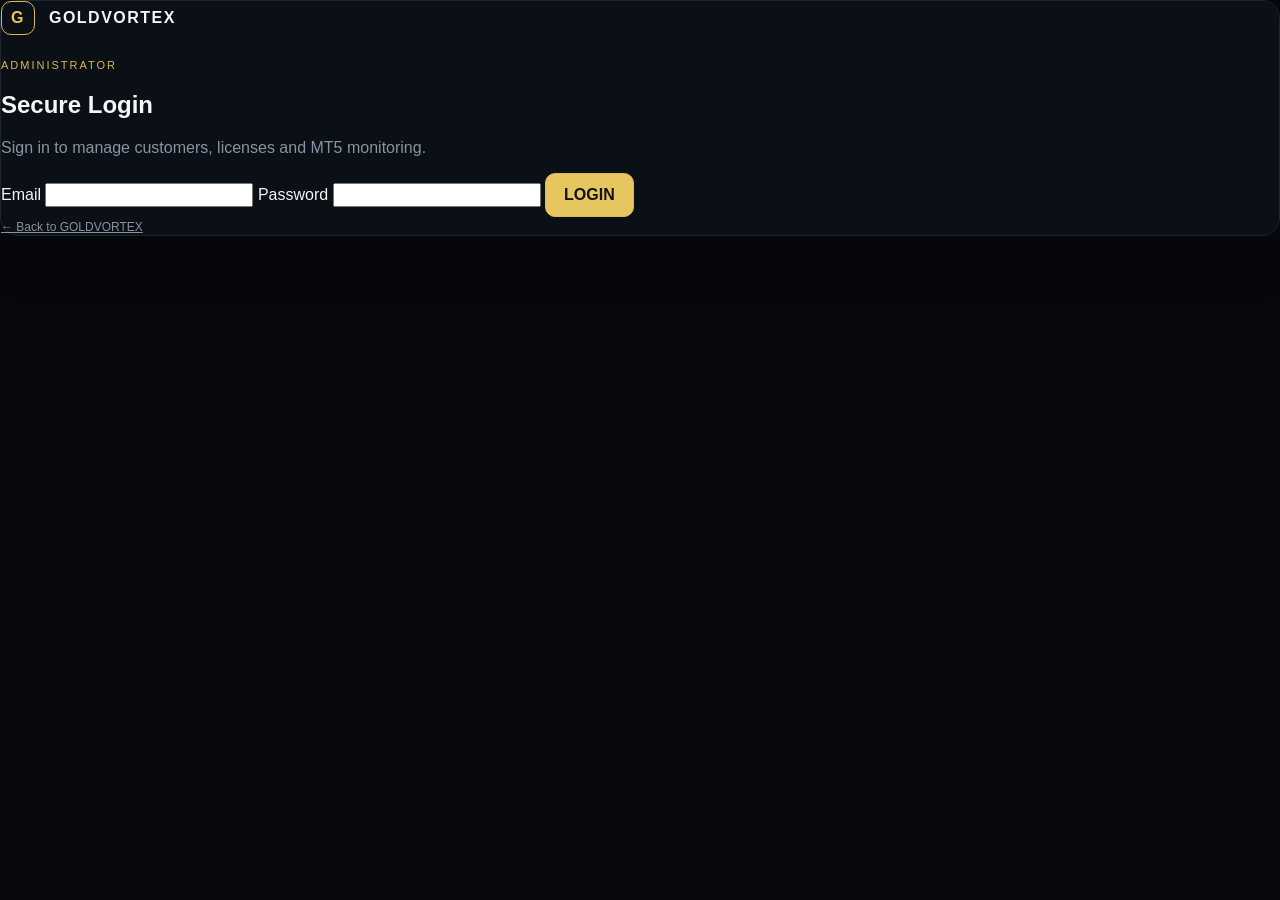
<file: frontend/admin-panel/login.html>
<!doctype html>
<html lang="en">
<head>
  <meta charset="utf-8">
  <meta name="viewport" content="width=device-width,initial-scale=1">
  <title>GOLDVORTEX™ Admin Login</title>
  <link rel="stylesheet" href="./style.css">
</head>
<body>
<section class="view">
  <div class="card login-card">
    <div class="brand"><span>G</span> GOLDVORTEX</div>
    <div class="eyebrow">ADMINISTRATOR</div>
    <h1>Secure Login</h1>
    <p class="muted">Sign in to manage customers, licenses and MT5 monitoring.</p>

    <form id="loginForm">
      <label>Email
        <input id="email" type="email" required autocomplete="username">
      </label>
      <label>Password
        <input id="password" type="password" required autocomplete="current-password">
      </label>
      <button class="primary" type="submit">LOGIN</button>
      <div id="msg" class="msg"></div>
    </form>

    <a href="../index.html" class="muted small">← Back to GOLDVORTEX</a>
  </div>
</section>

<script>
const form = document.getElementById('loginForm');
const emailInput = document.getElementById('email');
const passwordInput = document.getElementById('password');
const msg = document.getElementById('msg');

form.addEventListener('submit', async (e) => {
  e.preventDefault();

  const button = e.submitter;
  button.disabled = true;
  button.textContent = 'SIGNING IN...';
  msg.textContent = '';
  msg.className = 'msg';

  try {
    const response = await fetch('/api/login', {
      method: 'POST',
      headers: { 'Content-Type': 'application/json', 'Accept': 'application/json' },
      body: JSON.stringify({
        email: emailInput.value.trim().toLowerCase(),
        password: passwordInput.value
      }),
      cache: 'no-store'
    });

    // Read as text first so an HTML/empty response never causes
    // "Unexpected end of JSON input".
    const raw = await response.text();
    let data = null;
    try {
      data = raw ? JSON.parse(raw) : null;
    } catch (_) {
      data = null;
    }

    if (!data) {
      throw new Error(
        response.ok
          ? 'API returned an empty or invalid response.'
          : `API_ERROR_${response.status}`
      );
    }

    if (!response.ok || !data.success) {
      throw new Error(data.error || data.message || `LOGIN_FAILED_${response.status}`);
    }

    if (!data.token) {
      throw new Error('LOGIN_TOKEN_MISSING');
    }

    localStorage.setItem('gvx_admin_session', data.token);
    localStorage.setItem('gvx_admin_user', JSON.stringify(data.user || {}));
    window.location.replace('index.html');
  } catch (error) {
    msg.textContent = error.message || 'LOGIN_FAILED';
    msg.className = 'msg error';
  } finally {
    button.disabled = false;
    button.textContent = 'LOGIN';
  }
});
</script>
</body>
</html>
</file>
<file: admin-panel/style.css>
*{box-sizing:border-box}body{margin:0;background:#06080d;color:#f3f5f7;font-family:Inter,Arial,sans-serif}button,input{font:inherit}.hidden{display:none!important}.view{min-height:100vh}.login-card{width:min(460px,92vw);margin:10vh auto;padding:34px}.card{background:#0b0f16;border:1px solid #1c2430;border-radius:18px;box-shadow:0 20px 50px rgba(0,0,0,.22)}.brand{font-weight:800;letter-spacing:1.5px}.brand span{display:inline-grid;place-items:center;width:34px;height:34px;border:1px solid #dcb957;border-radius:10px;color:#e8c65e;margin-right:8px}.brand small{font-size:10px;color:#7d8795;margin-left:8px}.eyebrow{font-size:11px;letter-spacing:2px;color:#d9b84f;margin-top:24px}.login-card h1,.hero h1{margin:8px 0 6px;font-size:30px}.muted{color:#8993a2}.small{font-size:12px}form{display:grid;gap:16px;margin-top:24px}label{display:grid;gap:8px;font-size:12px;letter-spacing:.5px;color:#aeb7c4}input{width:100%;background:#080b11;color:#fff;border:1px solid #252e3b;border-radius:10px;padding:13px 14px;outline:none}input:focus{border-color:#dcb957}.primary,.ghost{border-radius:10px;padding:12px 18px;cursor:pointer;font-weight:800}.primary{border:1px solid #dcb957;background:#e7c55f;color:#121212}.ghost{background:transparent;color:#d8dee7;border:1px solid #2b3542}.msg{min-height:18px;color:#ff7c88;font-size:13px}.topbar{height:70px;border-bottom:1px solid #171e28;display:flex;align-items:center;justify-content:space-between;padding:0 5vw;background:#070a10;position:sticky;top:0;z-index:5}.top-actions{display:flex;align-items:center;gap:14px}.container{width:min(1200px,92vw);margin:34px auto 80px}.hero{display:flex;justify-content:space-between;align-items:end;gap:20px;margin-bottom:24px}.stats{display:grid;grid-template-columns:repeat(4,1fr);gap:14px;margin-bottom:18px}.stat{padding:20px;border:1px solid #1c2430;background:#0b0f16;border-radius:14px}.stat .value{font-size:28px;font-weight:800;margin-top:7px}.stat .label{font-size:11px;letter-spacing:1.5px;color:#7f8997}.section-head{display:flex;justify-content:space-between;gap:18px;align-items:center;padding:20px 22px;border-bottom:1px solid #1a222d}.search{max-width:330px}.table-wrap{overflow:auto}.table{width:100%;border-collapse:collapse}.table th,.table td{text-align:left;padding:14px 18px;border-bottom:1px solid #171e28;white-space:nowrap}.table th{font-size:10px;letter-spacing:1.2px;color:#778292}.table td{font-size:13px}.status{display:inline-flex;align-items:center;gap:7px;font-size:11px;font-weight:800}.dot{width:7px;height:7px;border-radius:50%;background:#8d98a6}.active .dot{background:#4ee18b}.expired .dot{background:#ff626f}.pending .dot{background:#e5bf4f}.viewbtn{padding:7px 11px;border-radius:8px;border:1px solid #2b3542;background:#10151d;color:#e9edf2;cursor:pointer}.loading,.empty{padding:28px;color:#7f8997;text-align:center}.detail-grid{display:grid;grid-template-columns:repeat(3,1fr);gap:1px;background:#1a222d;margin:22px;border:1px solid #1a222d;border-radius:12px;overflow:hidden}.detail-item{background:#0b0f16;padding:17px}.detail-item .k{font-size:10px;letter-spacing:1.2px;color:#7c8795;margin-bottom:7px}.detail-item .v{font-size:14px;word-break:break-word}.note{margin:0 22px 22px;padding:14px;border:1px solid #3a3218;background:#17140b;color:#d8c98d;border-radius:10px;font-size:12px}.pill{padding:4px 8px;border-radius:99px;background:#151b24;border:1px solid #293240}.error{color:#ff7c88}@media(max-width:800px){.stats{grid-template-columns:repeat(2,1fr)}.hero{align-items:flex-start;flex-direction:column}.detail-grid{grid-template-columns:1fr}.section-head{align-items:flex-start;flex-direction:column}.search{max-width:none}.topbar{padding:0 4vw}}@media(max-width:500px){.stats{grid-template-columns:1fr}.login-card{margin:4vh auto}.table th,.table td{padding:11px 12px}}

.hero-actions{display:flex;align-items:center;gap:10px;flex-wrap:wrap;justify-content:flex-end}.monitor-input{width:280px}.monitor-online{color:#4ee18b}.monitor-warning{color:#e5bf4f}.monitor-offline{color:#ff626f}.monitor-status{font-weight:800}.monitor-stat{font-size:18px;font-weight:800}.pos-empty{padding:22px;color:#7f8997;text-align:center}.mini-table{width:100%;border-collapse:collapse}.mini-table th,.mini-table td{padding:11px 16px;border-bottom:1px solid #171e28;text-align:left;font-size:12px;white-space:nowrap}.mini-table th{font-size:10px;color:#778292;letter-spacing:1px}
@media(max-width:900px){.hero-actions{justify-content:flex-start}.monitor-input{width:min(100%,330px)}}
</file>
<file: frontend/admin-panel/style.css>
*{box-sizing:border-box}body{margin:0;background:#06080d;color:#f3f5f7;font-family:Inter,Arial,sans-serif}button,input{font:inherit}.hidden{display:none!important}.view{min-height:100vh}.card{background:#0b0f16;border:1px solid #1c2430;border-radius:18px;box-shadow:0 20px 50px rgba(0,0,0,.22)}.brand{font-weight:800;letter-spacing:1.5px}.brand span{display:inline-grid;place-items:center;width:34px;height:34px;border:1px solid #dcb957;border-radius:10px;color:#e8c65e;margin-right:8px}.brand small{font-size:10px;color:#7d8795;margin-left:8px}.eyebrow{font-size:11px;letter-spacing:2px;color:#d9b84f;margin-top:24px}.hero h1{margin:8px 0 6px;font-size:30px}.muted{color:#8993a2}.small{font-size:12px}.primary,.ghost{border-radius:10px;padding:12px 18px;cursor:pointer;font-weight:800}.primary{border:1px solid #dcb957;background:#e7c55f;color:#121212}.ghost{background:transparent;color:#d8dee7;border:1px solid #2b3542}.topbar{height:70px;border-bottom:1px solid #171e28;display:flex;align-items:center;justify-content:space-between;padding:0 5vw;background:#070a10;position:sticky;top:0;z-index:5}.top-actions{display:flex;align-items:center;gap:14px}.container{width:min(1200px,92vw);margin:34px auto 80px}.hero{display:flex;justify-content:space-between;align-items:end;gap:20px;margin-bottom:24px}.stats{display:grid;grid-template-columns:repeat(4,1fr);gap:14px;margin-bottom:18px}.stat{padding:20px;border:1px solid #1c2430;background:#0b0f16;border-radius:14px}.stat .value{font-size:28px;font-weight:800;margin-top:7px}.stat .label{font-size:11px;letter-spacing:1.5px;color:#7f8997}.section-head{display:flex;justify-content:space-between;gap:18px;align-items:center;padding:20px 22px;border-bottom:1px solid #1a222d}.search{max-width:330px}.table-wrap{overflow:auto}.table{width:100%;border-collapse:collapse}.table th,.table td{text-align:left;padding:14px 18px;border-bottom:1px solid #171e28;white-space:nowrap}.table th{font-size:10px;letter-spacing:1.2px;color:#778292}.table td{font-size:13px}.status{display:inline-flex;align-items:center;gap:7px;font-size:11px;font-weight:800}.dot{width:7px;height:7px;border-radius:50%;background:#8d98a6}.active .dot{background:#4ee18b}.expired .dot{background:#ff626f}.pending .dot{background:#e5bf4f}.viewbtn{padding:7px 11px;border-radius:8px;border:1px solid #2b3542;background:#10151d;color:#e9edf2;cursor:pointer}.loading,.empty{padding:28px;color:#7f8997;text-align:center}.detail-grid{display:grid;grid-template-columns:repeat(3,1fr);gap:1px;background:#1a222d;margin:22px;border:1px solid #1a222d;border-radius:12px;overflow:hidden}.detail-item{background:#0b0f16;padding:17px}.detail-item .k{font-size:10px;letter-spacing:1.2px;color:#7c8795;margin-bottom:7px}.detail-item .v{font-size:14px;word-break:break-word}.credential-card{margin:0 22px 22px;padding:18px;border:1px solid #2b3542;background:#090d13;border-radius:12px}.credential-head{display:flex;justify-content:space-between;align-items:center;gap:15px}.credential-eyebrow{margin:0 0 5px}.credential-head h3{margin:0;font-size:16px}.credential-state{font-size:10px;letter-spacing:1.2px;color:#d9b84f;border:1px solid #5b4b1f;border-radius:99px;padding:5px 9px}.credential-row{display:flex;align-items:center;justify-content:space-between;gap:15px;margin:16px 0 10px}.password-value{font-family:ui-monospace,SFMono-Regular,Consolas,monospace;letter-spacing:2px;font-size:16px}.credential-actions{display:flex;gap:8px}.error{color:#ff7c88}@media(max-width:800px){.stats{grid-template-columns:repeat(2,1fr)}.hero{align-items:flex-start;flex-direction:column}.detail-grid{grid-template-columns:1fr}.section-head{align-items:flex-start;flex-direction:column}.search{max-width:none}.topbar{padding:0 4vw}.credential-row{align-items:flex-start;flex-direction:column}}@media(max-width:500px){.stats{grid-template-columns:1fr}.table th,.table td{padding:11px 12px}}
</file>
<file: frontend/dashboard.css>
*{box-sizing:border-box}
html{scroll-behavior:smooth}
body{margin:0;background:#06090f;color:#eef2f7;font:13px Inter,system-ui,-apple-system,BlinkMacSystemFont,"Segoe UI",sans-serif;overflow-x:hidden}
.app{min-height:100vh;display:grid;grid-template-columns:240px minmax(0,1fr)}
aside{width:240px;min-height:100vh;position:sticky;top:0;align-self:start;height:100vh;padding:28px 20px;background:#090e16;border-right:1px solid #1b2533;display:flex;flex-direction:column;z-index:5}
.brand{display:flex;gap:12px;align-items:center;margin-bottom:45px;min-width:0}
.brand>b{flex:0 0 42px;width:42px;height:42px;border:1px solid #c9a34a;border-radius:12px;display:grid;place-items:center;color:#d8b65f;font-size:20px}
.brand span{min-width:0}.brand strong{display:block;font-size:12px;white-space:nowrap}.brand small{display:block;color:#718096;font-size:8px;letter-spacing:.18em;margin-top:3px}
nav{display:grid;gap:7px}nav a{padding:12px;color:#8c98aa;text-decoration:none;border-radius:10px;white-space:nowrap}nav a.active,nav a:hover{background:#111925;color:#fff}
.side-status{margin-top:auto;color:#8490a1;font-size:11px}.side-status i,.status i{display:inline-block;width:8px;height:8px;border-radius:50%;background:#5bd28c;box-shadow:0 0 10px #5bd28c;margin-right:7px}
main{min-width:0;width:100%;padding:32px clamp(20px,3vw,40px);overflow:hidden}
header,.status,.account,.head,.user{display:flex;align-items:center;justify-content:space-between;min-width:0}
header>div:first-child{min-width:0}header small,.panel small{font-size:9px;letter-spacing:.18em;color:#738096;font-weight:700}
h1{font-size:28px;margin:5px 0}h2{margin:8px 0;font-size:22px}h3{margin:6px 0;font-size:17px}
.user{gap:10px;flex:0 0 auto}.user button{background:#0d141e;border:1px solid #243043;color:#ddd;border-radius:9px;width:38px;height:38px}.user span{background:#c9a34a;color:#111;width:30px;height:30px;border-radius:50%;display:grid;place-items:center;font-weight:800}.user b{font-size:12px;white-space:nowrap}
.status{margin:24px 0 14px;color:#778397;font-size:11px;gap:15px;flex-wrap:wrap}.status b{color:#8bd3aa;margin-right:5px}
.panel,.metrics article{background:linear-gradient(145deg,#0d141f,#0a1018);border:1px solid #1c2837;border-radius:15px}
.account{padding:22px 24px;gap:20px}.account>div{min-width:0}.account h2{overflow-wrap:anywhere}.account p{color:#728096;font-size:11px;white-space:normal}.account p b{color:#adb6c3}.account em{font-style:normal;color:#8ed5ac;border:1px solid #254c3a;padding:7px 10px;border-radius:20px;font-size:9px;letter-spacing:.1em;flex:0 0 auto}
.metrics{display:grid;grid-template-columns:repeat(7,minmax(0,1fr));gap:12px;margin:14px 0}.metrics article{padding:17px;min-width:0}.metrics small{display:block;color:#718096;font-size:9px;letter-spacing:.15em;white-space:nowrap}.metrics b{display:block;margin-top:9px;font-size:17px;white-space:nowrap;overflow:hidden;text-overflow:ellipsis}
.cols{display:grid;grid-template-columns:minmax(0,1.1fr) minmax(0,.9fr);gap:14px;margin-bottom:14px}.card{padding:21px;min-width:0}.head{gap:15px}.head>div{min-width:0}.head h3{overflow-wrap:anywhere}.head label{font-size:9px;letter-spacing:.1em;border:1px solid #294536;color:#8ed5ac;background:#0d1b15;padding:7px 10px;border-radius:20px;white-space:nowrap;flex:0 0 auto}
.details{display:grid;grid-template-columns:repeat(3,minmax(0,1fr));gap:10px;margin-top:22px}.details div{border:1px solid #1c2837;border-radius:10px;padding:11px;color:#718096;font-size:9px;min-width:0}.details b{display:block;color:#d0d6df;margin-top:6px;font-size:11px;overflow-wrap:anywhere}
.card p{color:#7e8b9d;line-height:1.7;font-size:11px}
.positions,.notice{padding:21px;margin-bottom:14px;min-width:0}.table{overflow-x:auto;margin-top:17px;width:100%}table{width:100%;min-width:800px;border-collapse:collapse}th{color:#6d7a8e;font-size:9px;text-align:left;padding:10px;border-bottom:1px solid #1d2938}td{padding:13px 10px;border-bottom:1px solid #141e2b;color:#bcc5d0;font-size:11px}td[colspan]{text-align:center;color:#697689}
.notice p{margin:15px 0 0;padding:13px;border:1px solid #1c2a39;border-radius:9px;color:#8995a6;font-size:11px}
footer{text-align:center;color:#4f5a6a;font-size:9px;letter-spacing:.08em;padding:20px}

@media(max-width:1150px){
  .app{grid-template-columns:215px minmax(0,1fr)}
  aside{width:215px}
  main{padding-left:20px;padding-right:20px}
  .metrics{grid-template-columns:repeat(4,minmax(0,1fr))}
  .cols{grid-template-columns:1fr}
}
@media(max-width:800px){
  .app{grid-template-columns:72px minmax(0,1fr)}
  aside{width:72px;padding:18px 9px}
  .brand{justify-content:center}
  .brand span,nav a,.side-status{display:none}
  .brand>b{flex-basis:42px}
  main{padding:22px 14px}
  header{gap:12px}
  h1{font-size:23px}
  .user b{display:none}
  .account{align-items:flex-start}
  .metrics{grid-template-columns:repeat(2,minmax(0,1fr))}
  .details{grid-template-columns:1fr}
}
@media(max-width:520px){
  .account{flex-direction:column}
  .account em{align-self:flex-start}
  .metrics{grid-template-columns:1fr 1fr;gap:8px}
  .metrics article{padding:14px}
  .metrics b{font-size:15px}
  .status{margin-top:18px}
}
#logoutBtn,#copyMonitorToken{background:#10161d;border:1px solid #33404d;color:#e8edf3;border-radius:8px;padding:9px 12px;cursor:pointer}#logoutBtn:hover,#copyMonitorToken:hover{border-color:#d8ad3d;color:#f0c64b}
</file>
